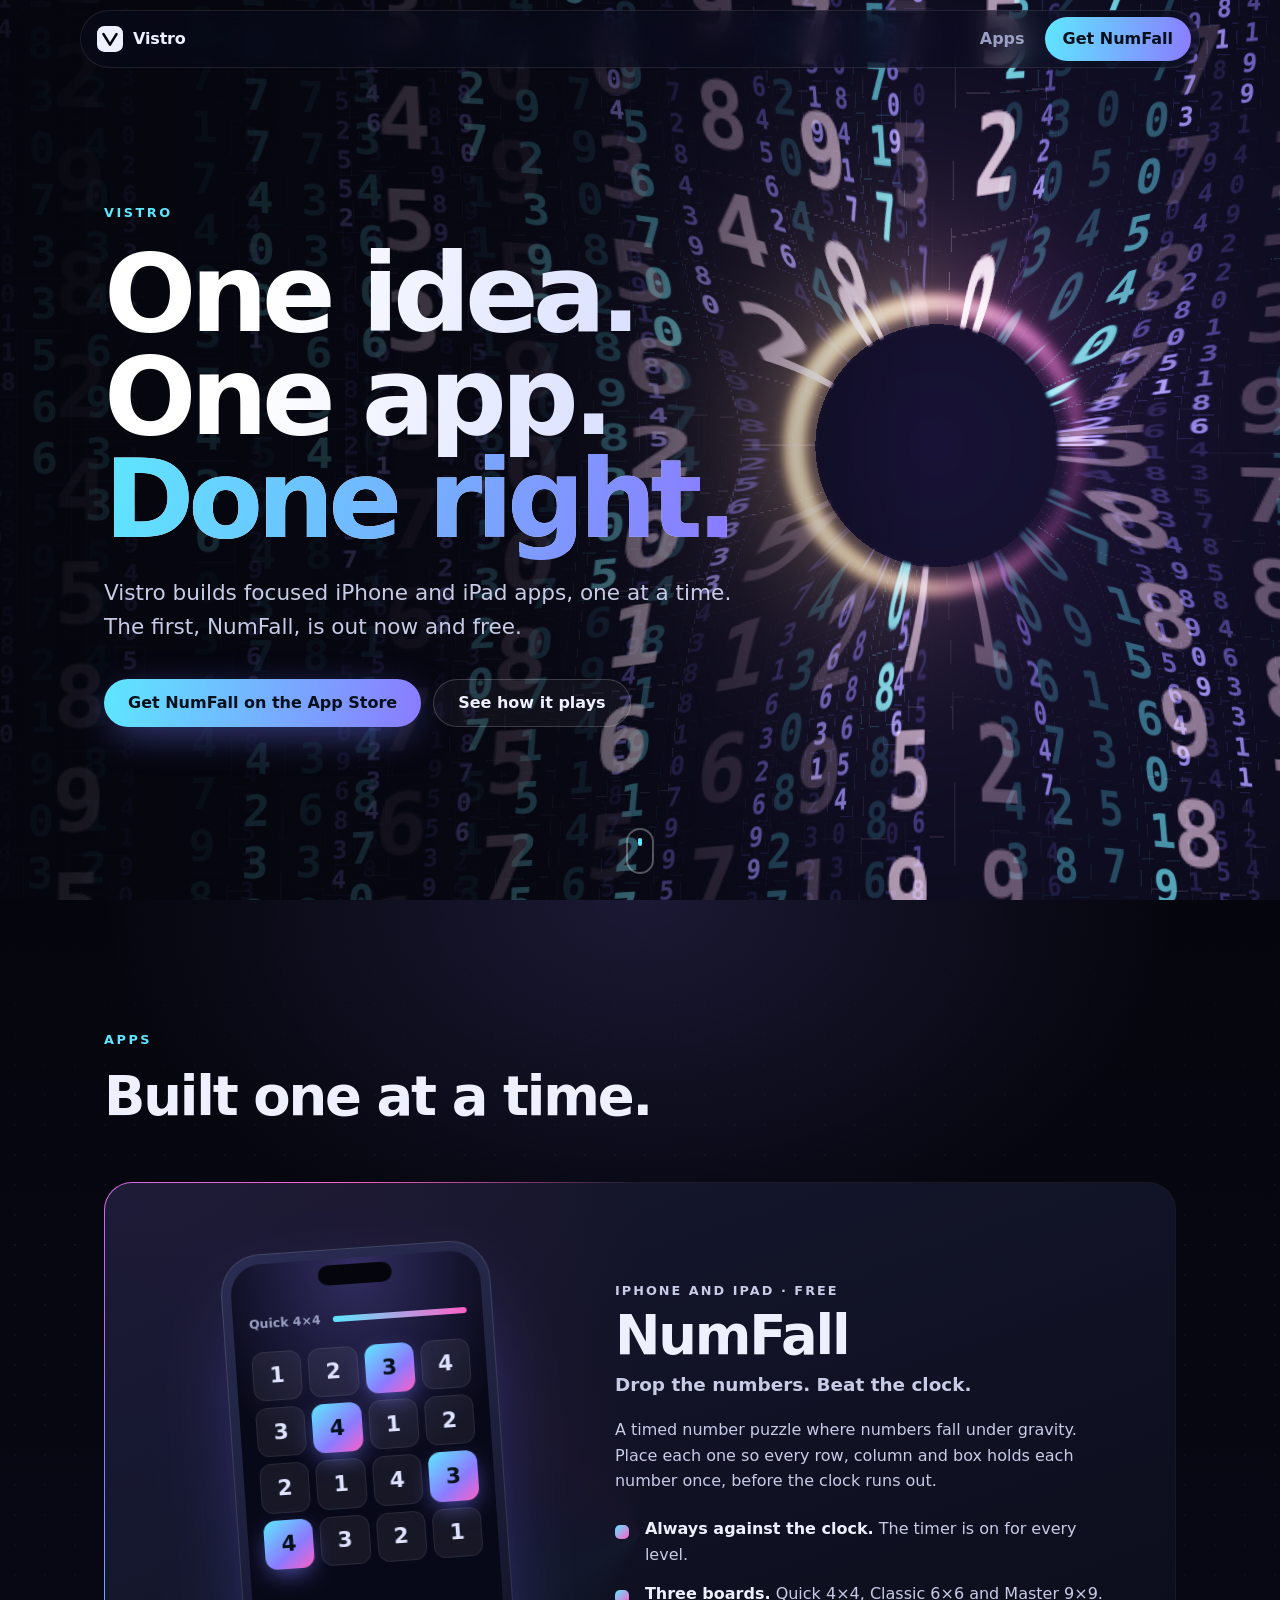
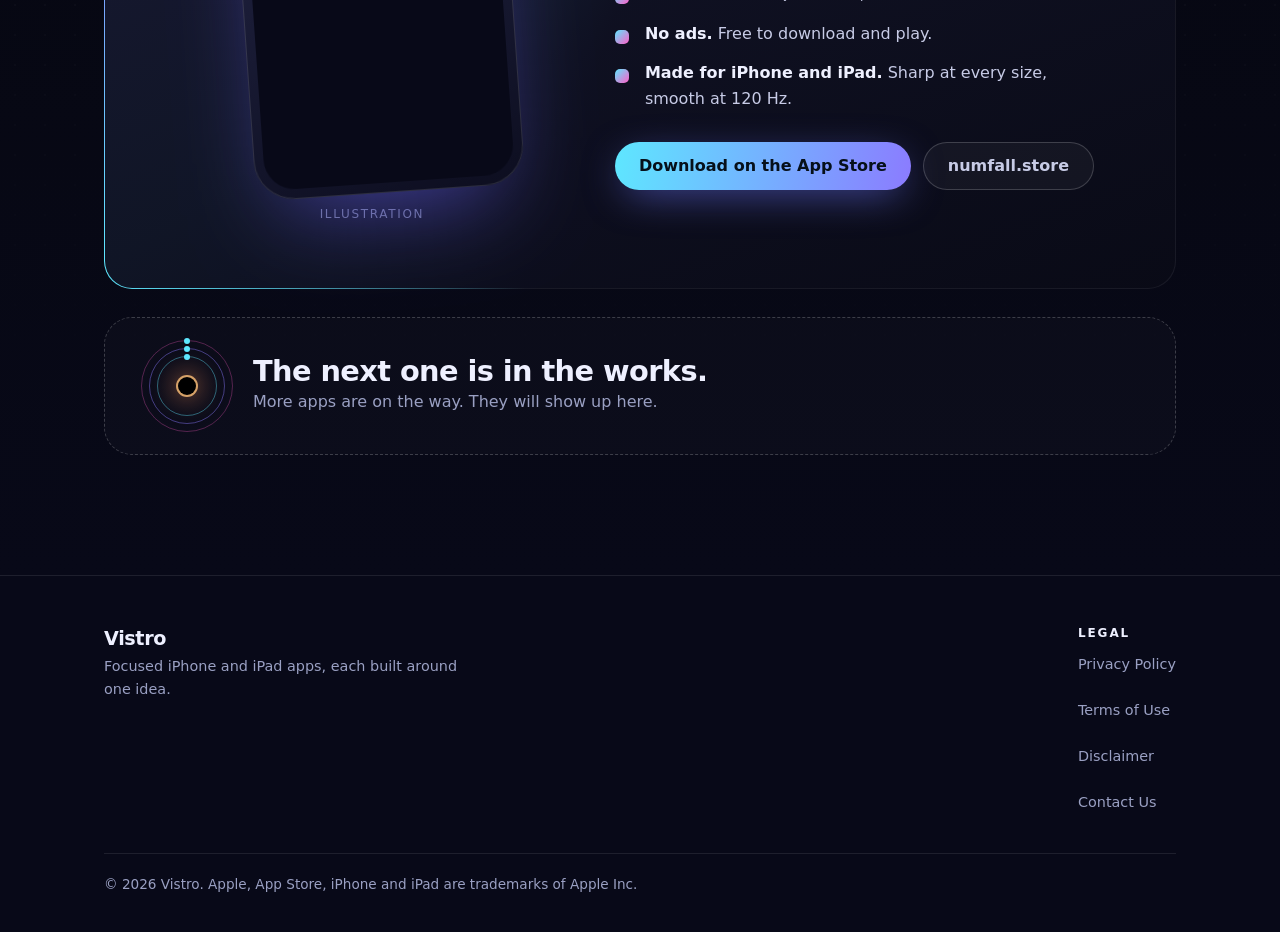
<file: index.html>
<!doctype html>
<html lang="en">
<head>
  <meta charset="utf-8">
  <meta name="viewport" content="width=device-width, initial-scale=1, viewport-fit=cover">
  <title>Vistro | Focused iPhone and iPad apps, done right</title>
  <meta name="description" content="Vistro builds focused iPhone and iPad apps, each around one idea. Start with NumFall, a free timed number puzzle with no ads.">
  <link rel="canonical" href="https://vistro.dev/">
  <meta name="color-scheme" content="dark">
  <meta name="theme-color" content="#05060d">
  <meta property="og:type" content="website">
  <meta property="og:site_name" content="Vistro">
  <meta property="og:title" content="Vistro | One idea. One app. Done right.">
  <meta property="og:description" content="Focused iPhone and iPad apps, each built around one idea. Start with NumFall, a free timed number puzzle.">
  <meta property="og:url" content="https://vistro.dev/">
  <meta property="og:image" content="https://vistro.dev/og.png">
  <meta property="og:image:width" content="1200">
  <meta property="og:image:height" content="630">
  <meta property="og:image:alt" content="Vistro: One idea. One app. Done right.">
  <meta property="og:locale" content="en_US">
  <meta name="twitter:card" content="summary_large_image">
  <meta name="twitter:title" content="Vistro | One idea. One app. Done right.">
  <meta name="twitter:description" content="Focused iPhone and iPad apps. Start with NumFall, a free timed number puzzle.">
  <meta name="twitter:image" content="https://vistro.dev/og.png">
  <meta name="robots" content="index, follow, max-image-preview:large, max-snippet:-1">
  <meta name="apple-itunes-app" content="app-id=6820579220">
  <link rel="alternate" type="text/plain" href="/llms.txt" title="llms.txt">
  <link rel="manifest" href="/site.webmanifest">
  <link rel="apple-touch-icon" href="/apple-touch-icon.png">
  <link rel="icon" href="/favicon.ico" sizes="48x48">
  <link rel="icon" href="/favicon-32.png" type="image/png" sizes="32x32">
  <link rel="icon" href="/favicon.svg" type="image/svg+xml">
  <link rel="stylesheet" href="/styles.css">
  <script type="application/ld+json">
  {
    "@context": "https://schema.org",
    "@graph": [
      {
        "@type": "Organization",
        "@id": "https://vistro.dev/#org",
        "name": "Vistro",
        "url": "https://vistro.dev/",
        "logo": "https://vistro.dev/icon-512.png",
        "slogan": "One idea. One app. Done right."
      },
      {
        "@type": "WebSite",
        "@id": "https://vistro.dev/#site",
        "name": "Vistro",
        "url": "https://vistro.dev/",
        "inLanguage": "en",
        "publisher": { "@id": "https://vistro.dev/#org" }
      },
      {
        "@type": "WebPage",
        "@id": "https://vistro.dev/#page",
        "url": "https://vistro.dev/",
        "name": "Vistro | Focused iPhone and iPad apps, done right",
        "isPartOf": { "@id": "https://vistro.dev/#site" },
        "about": { "@id": "https://vistro.dev/#org" },
        "primaryImageOfPage": "https://vistro.dev/og.png"
      },
      {
        "@type": "MobileApplication",
        "@id": "https://vistro.dev/#numfall",
        "name": "NumFall",
        "applicationCategory": "GameApplication",
        "operatingSystem": "iOS, iPadOS",
        "description": "A timed number puzzle for iPhone and iPad. Place falling numbers so every row, column and box holds each number once, before the clock runs out.",
        "url": "https://numfall.store",
        "downloadUrl": "https://apps.apple.com/app/apple-store/id6820579220",
        "image": "https://vistro.dev/og.png",
        "publisher": { "@id": "https://vistro.dev/#org" },
        "offers": { "@type": "Offer", "price": "0", "priceCurrency": "USD" }
      }
    ]
  }
  </script>
</head>
<body>
  <a class="skip" href="#apps">Skip to apps</a>

  <canvas id="gl" aria-hidden="true"></canvas>

  <header class="nav" role="banner">
    <a class="brand" href="/" aria-label="Vistro home">
      <svg viewBox="0 0 32 32" width="26" height="26" aria-hidden="true" focusable="false">
        <rect width="32" height="32" rx="9" fill="currentColor"/>
        <path d="M8 10l8 13 8-13" fill="none" stroke-width="3.2" stroke-linecap="round" stroke-linejoin="round"/>
      </svg>
      <span>Vistro</span>
    </a>
    <nav aria-label="Primary">
      <a class="navlink" href="#apps">Apps</a>
      <a class="pill" href="https://apps.apple.com/app/apple-store/id6820579220?pt=129582636&amp;mt=8&amp;ct=vistro" rel="noopener">Get NumFall</a>
    </nav>
  </header>

  <main>
    <section id="hero" class="hero">
      <div class="wrap">
        <p class="eyebrow">Vistro</p>
        <h1>One idea.<br>One app.<br><span class="grad">Done right.</span></h1>
        <p class="lead">Vistro builds focused iPhone and iPad apps, one at a time. The first, NumFall, is out now and free.</p>
        <p class="cta">
          <a class="btn" href="https://apps.apple.com/app/apple-store/id6820579220?pt=129582636&amp;mt=8&amp;ct=vistro" rel="noopener">Get NumFall on the App Store</a>
          <a class="ghost" href="#apps">See how it plays</a>
        </p>
      </div>
      <a class="cue" href="#apps" aria-label="Scroll to apps"><span></span></a>
    </section>

    <section id="apps" class="apps">
      <div class="wrap">
        <p class="eyebrow">Apps</p>
        <h2>Built one at a time.</h2>

        <!--
          To add an app: copy the <article class="feature"> block below,
          change the text and links, and push. No build step, no database.
        -->
        <article class="feature" id="numfall">
          <div class="feature-in">
            <div class="stage">
              <div class="phone" role="img" aria-label="Illustration of the NumFall board: numbers drop into the grid while a timer runs down.">
                <div class="notch"></div>
                <div class="screen">
                  <div class="hud"><span>Quick 4&times;4</span><span class="time"><i></i></span></div>
                  <div class="board">
                    <span class="c">1</span><span class="c">2</span><span class="c slot s1"><span class="tile">3</span></span><span class="c">4</span>
                    <span class="c">3</span><span class="c slot s2"><span class="tile">4</span></span><span class="c">1</span><span class="c">2</span>
                    <span class="c">2</span><span class="c">1</span><span class="c">4</span><span class="c slot s3"><span class="tile">3</span></span>
                    <span class="c slot s4"><span class="tile">4</span></span><span class="c">3</span><span class="c">2</span><span class="c">1</span>
                  </div>
                </div>
              </div>
              <p class="note">Illustration</p>
            </div>

            <div class="copy">
              <p class="kind">iPhone and iPad &middot; Free</p>
              <h3>NumFall</h3>
              <p class="tag">Drop the numbers. Beat the clock.</p>
              <p>A timed number puzzle where numbers fall under gravity. Place each one so every row, column and box holds each number once, before the clock runs out.</p>
              <ul class="feats">
                <li><b>Always against the clock.</b> The timer is on for every level.</li>
                <li><b>Three boards.</b> Quick 4&times;4, Classic 6&times;6 and Master 9&times;9.</li>
                <li><b>No ads.</b> Free to download and play.</li>
                <li><b>Made for iPhone and iPad.</b> Sharp at every size, smooth at 120 Hz.</li>
              </ul>
              <p class="links">
                <a class="btn" href="https://apps.apple.com/app/apple-store/id6820579220?pt=129582636&amp;mt=8&amp;ct=vistro" rel="noopener">Download on the App Store</a>
                <a class="ghost" href="https://numfall.store" rel="noopener">numfall.store</a>
              </p>
            </div>
          </div>
        </article>

        <article class="soon" aria-label="Next app">
          <div class="orbit" aria-hidden="true"><i></i><i></i><i></i></div>
          <div>
            <h3>The next one is in the works.</h3>
            <p>More apps are on the way. They will show up here.</p>
          </div>
        </article>
      </div>
    </section>
  </main>

  <footer class="foot">
    <div class="wrap foot-grid">
      <div>
        <p class="foot-brand">Vistro</p>
        <p class="foot-note">Focused iPhone and iPad apps, each built around one idea.</p>
      </div>
      <nav aria-label="Legal">
        <p class="foot-h">Legal</p>
        <ul>
          <li><a href="/privacy">Privacy Policy</a></li>
          <li><a href="/terms">Terms of Use</a></li>
          <li><a href="/disclaimer">Disclaimer</a></li>
          <li><a href="/contact">Contact Us</a></li>
        </ul>
      </nav>
    </div>
    <div class="wrap"><p class="copy-line">&copy; 2026 Vistro. Apple, App Store, iPhone and iPad are trademarks of Apple Inc.</p></div>
  </footer>

  <script src="/gravity.js" defer></script>
  <script src="/main.js" defer></script>
</body>
</html>
</file>
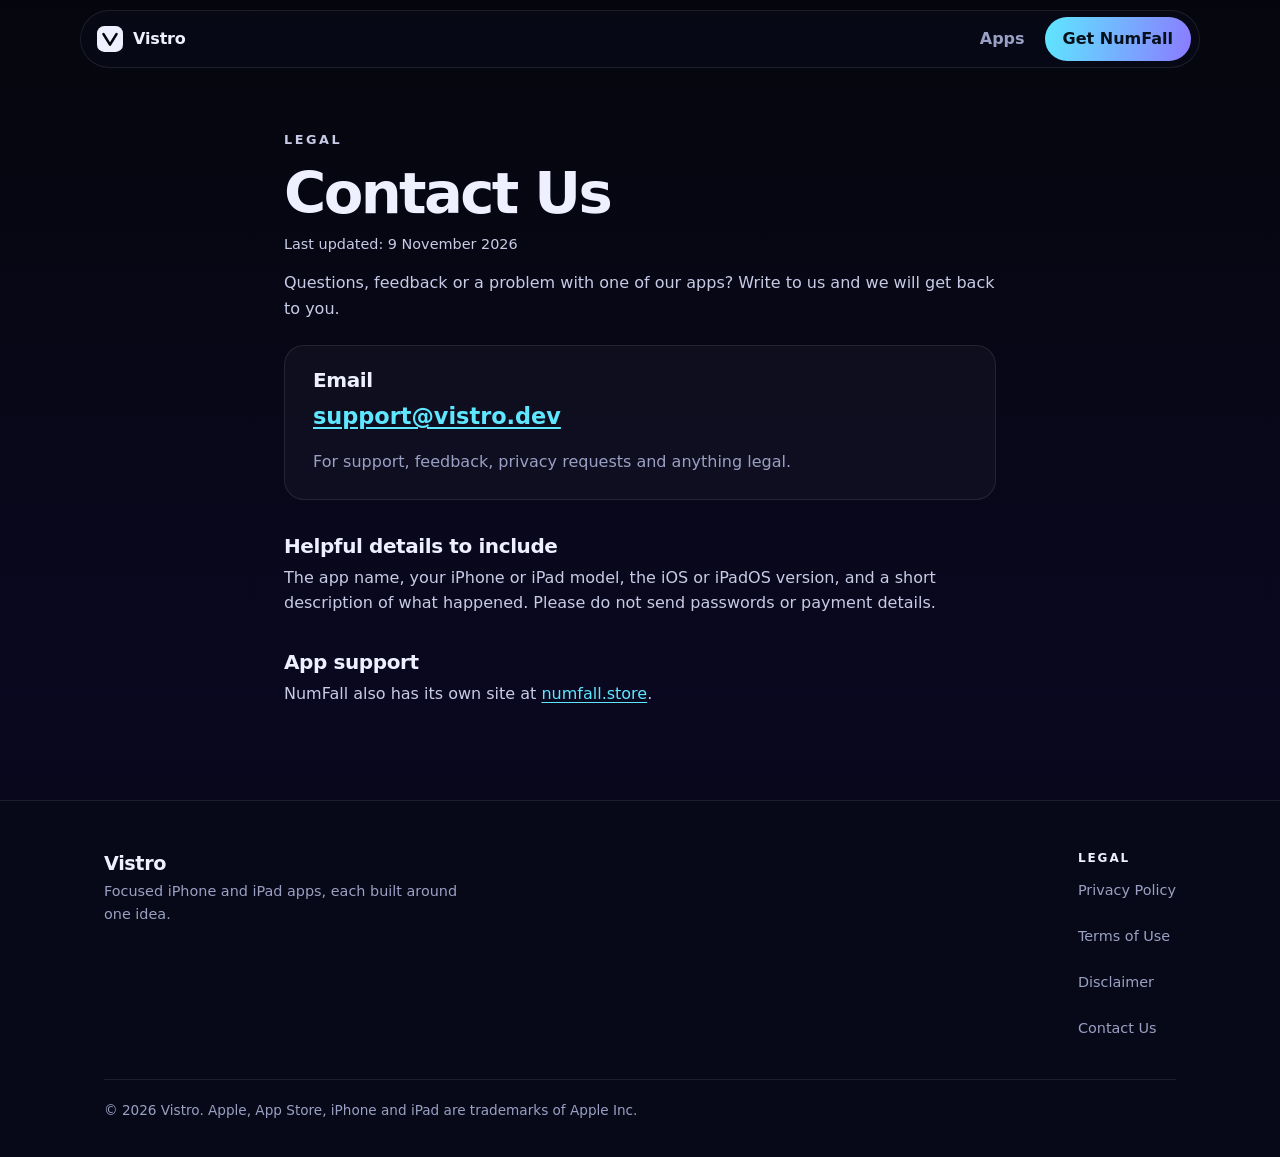
<file: contact.html>
<!doctype html>
<html lang="en">
<head>
  <meta charset="utf-8">
  <meta name="viewport" content="width=device-width, initial-scale=1, viewport-fit=cover">
  <title>Contact Us | Vistro</title>
  <meta name="description" content="Contact Vistro for support, feedback, privacy requests and legal questions.">
  <link rel="canonical" href="https://vistro.dev/contact">
  <meta name="color-scheme" content="dark">
  <meta name="theme-color" content="#05060d">
  <meta name="robots" content="index, follow">
  <meta property="og:type" content="website">
  <meta property="og:site_name" content="Vistro">
  <meta property="og:title" content="Contact Us | Vistro">
  <meta property="og:description" content="Contact Vistro for support, feedback, privacy requests and legal questions.">
  <meta property="og:url" content="https://vistro.dev/contact">
  <meta property="og:image" content="https://vistro.dev/og.png">
  <meta name="twitter:card" content="summary_large_image">
  <link rel="icon" href="/favicon.ico" sizes="48x48">
  <link rel="icon" href="/favicon.svg" type="image/svg+xml">
  <link rel="apple-touch-icon" href="/apple-touch-icon.png">
  <link rel="manifest" href="/site.webmanifest">
  <link rel="stylesheet" href="/styles.css">
</head>
<body class="subpage">
  <a class="skip" href="#main">Skip to content</a>
  <header class="nav" role="banner">
    <a class="brand" href="/" aria-label="Vistro home">
      <svg viewBox="0 0 32 32" width="26" height="26" aria-hidden="true" focusable="false">
        <rect width="32" height="32" rx="9" fill="currentColor"/>
        <path d="M8 10l8 13 8-13" fill="none" stroke-width="3.2" stroke-linecap="round" stroke-linejoin="round"/>
      </svg>
      <span>Vistro</span>
    </a>
    <nav aria-label="Primary">
      <a class="navlink" href="/#apps">Apps</a>
      <a class="pill" href="https://apps.apple.com/app/apple-store/id6820579220?pt=129582636&amp;mt=8&amp;ct=vistro" rel="noopener">Get NumFall</a>
    </nav>
  </header>

  <main id="main" class="legal">
    <div class="wrap narrow">
      <p class="eyebrow">Legal</p>
      <h1 class="plain">Contact Us</h1>
      <p class="updated">Last updated: 9 November 2026</p>

      <p>Questions, feedback or a problem with one of our apps? Write to us and we will get back to you.</p>

      <div class="card">
        <h2>Email</h2>
        <p><a class="mail" href="mailto:support@vistro.dev">support@vistro.dev</a></p>
        <p class="muted">For support, feedback, privacy requests and anything legal.</p>
      </div>

      <h2>Helpful details to include</h2>
      <p>The app name, your iPhone or iPad model, the iOS or iPadOS version, and a short description of what happened. Please do not send passwords or payment details.</p>

      <h2>App support</h2>
      <p>NumFall also has its own site at <a href="https://numfall.store" rel="noopener">numfall.store</a>.</p>
    </div>
  </main>

  <footer class="foot">
    <div class="wrap foot-grid">
      <div>
        <p class="foot-brand">Vistro</p>
        <p class="foot-note">Focused iPhone and iPad apps, each built around one idea.</p>
      </div>
      <nav aria-label="Legal">
        <p class="foot-h">Legal</p>
        <ul>
          <li><a href="/privacy">Privacy Policy</a></li>
          <li><a href="/terms">Terms of Use</a></li>
          <li><a href="/disclaimer">Disclaimer</a></li>
          <li><a href="/contact">Contact Us</a></li>
        </ul>
      </nav>
    </div>
    <div class="wrap"><p class="copy-line">&copy; 2026 Vistro. Apple, App Store, iPhone and iPad are trademarks of Apple Inc.</p></div>
  </footer>
</body>
</html>
</file>
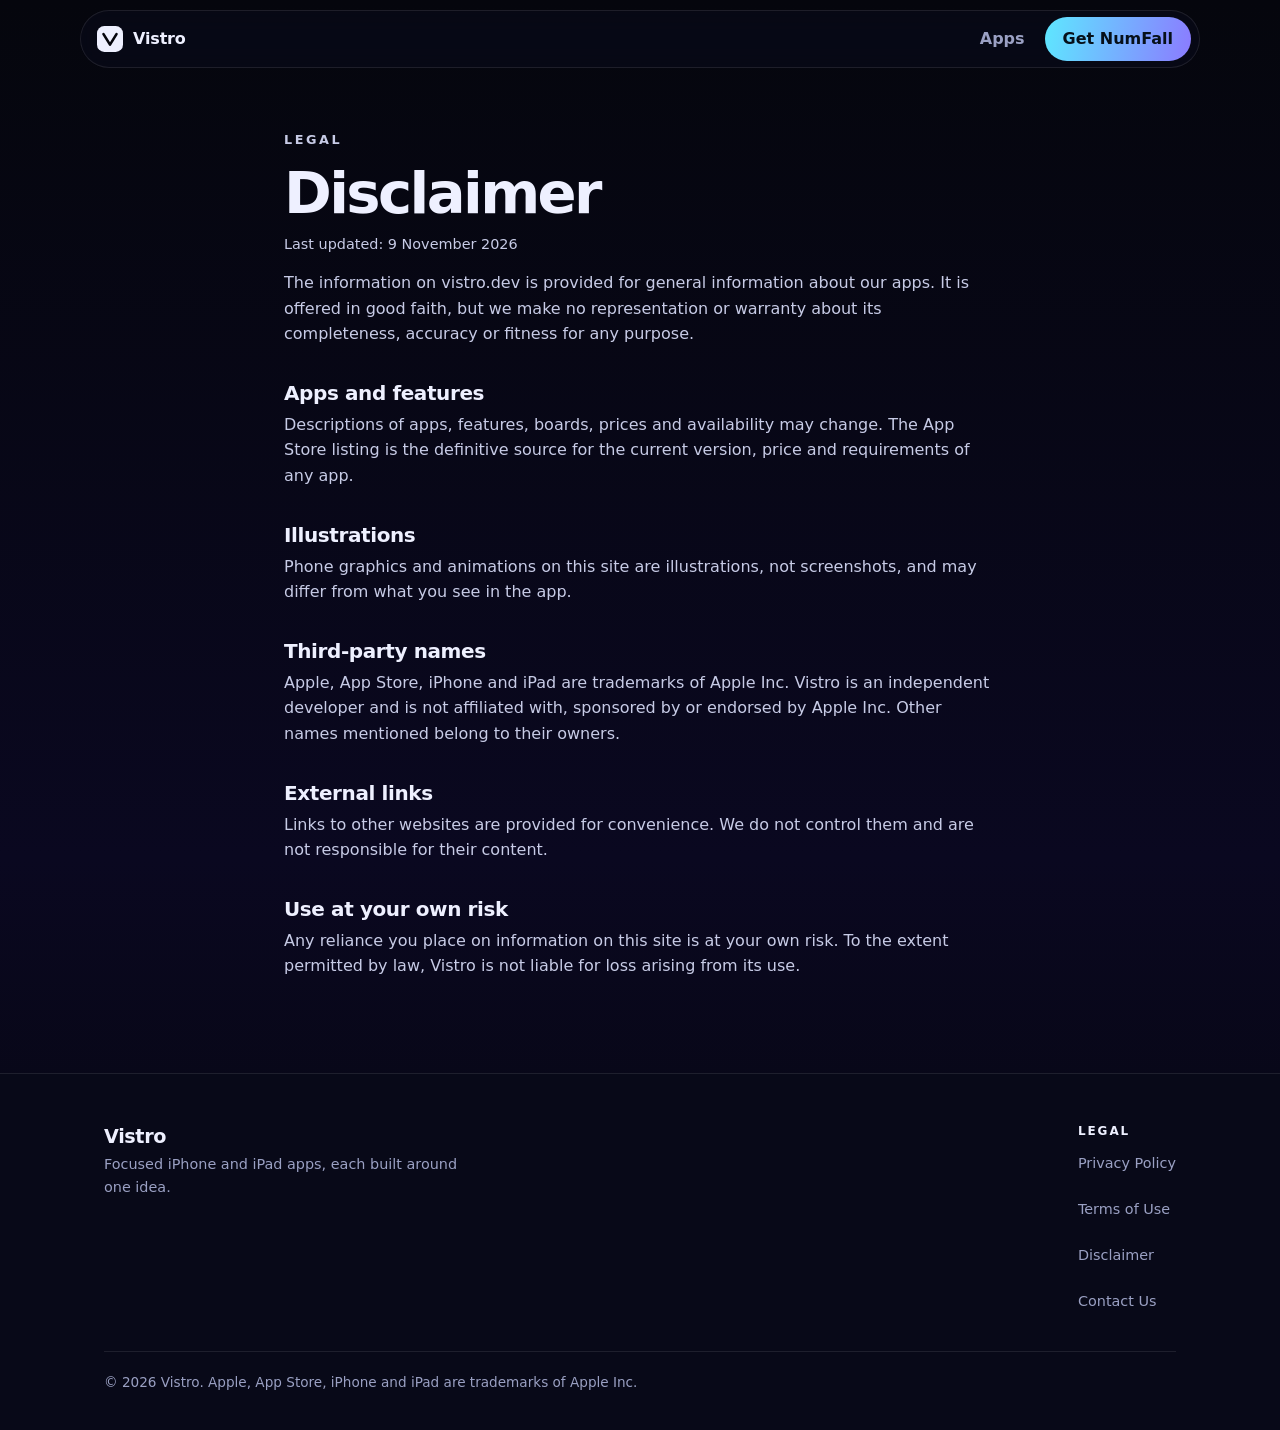
<file: disclaimer.html>
<!doctype html>
<html lang="en">
<head>
  <meta charset="utf-8">
  <meta name="viewport" content="width=device-width, initial-scale=1, viewport-fit=cover">
  <title>Disclaimer | Vistro</title>
  <meta name="description" content="General information disclaimer for vistro.dev and the apps it describes.">
  <link rel="canonical" href="https://vistro.dev/disclaimer">
  <meta name="color-scheme" content="dark">
  <meta name="theme-color" content="#05060d">
  <meta name="robots" content="index, follow">
  <meta property="og:type" content="website">
  <meta property="og:site_name" content="Vistro">
  <meta property="og:title" content="Disclaimer | Vistro">
  <meta property="og:description" content="General information disclaimer for vistro.dev and the apps it describes.">
  <meta property="og:url" content="https://vistro.dev/disclaimer">
  <meta property="og:image" content="https://vistro.dev/og.png">
  <meta name="twitter:card" content="summary_large_image">
  <link rel="icon" href="/favicon.ico" sizes="48x48">
  <link rel="icon" href="/favicon.svg" type="image/svg+xml">
  <link rel="apple-touch-icon" href="/apple-touch-icon.png">
  <link rel="manifest" href="/site.webmanifest">
  <link rel="stylesheet" href="/styles.css">
</head>
<body class="subpage">
  <a class="skip" href="#main">Skip to content</a>
  <header class="nav" role="banner">
    <a class="brand" href="/" aria-label="Vistro home">
      <svg viewBox="0 0 32 32" width="26" height="26" aria-hidden="true" focusable="false">
        <rect width="32" height="32" rx="9" fill="currentColor"/>
        <path d="M8 10l8 13 8-13" fill="none" stroke-width="3.2" stroke-linecap="round" stroke-linejoin="round"/>
      </svg>
      <span>Vistro</span>
    </a>
    <nav aria-label="Primary">
      <a class="navlink" href="/#apps">Apps</a>
      <a class="pill" href="https://apps.apple.com/app/apple-store/id6820579220?pt=129582636&amp;mt=8&amp;ct=vistro" rel="noopener">Get NumFall</a>
    </nav>
  </header>

  <main id="main" class="legal">
    <div class="wrap narrow">
      <p class="eyebrow">Legal</p>
      <h1 class="plain">Disclaimer</h1>
      <p class="updated">Last updated: 9 November 2026</p>

      <p>The information on vistro.dev is provided for general information about our apps. It is offered in good faith, but we make no representation or warranty about its completeness, accuracy or fitness for any purpose.</p>

      <h2>Apps and features</h2>
      <p>Descriptions of apps, features, boards, prices and availability may change. The App Store listing is the definitive source for the current version, price and requirements of any app.</p>

      <h2>Illustrations</h2>
      <p>Phone graphics and animations on this site are illustrations, not screenshots, and may differ from what you see in the app.</p>

      <h2>Third-party names</h2>
      <p>Apple, App Store, iPhone and iPad are trademarks of Apple Inc. Vistro is an independent developer and is not affiliated with, sponsored by or endorsed by Apple Inc. Other names mentioned belong to their owners.</p>

      <h2>External links</h2>
      <p>Links to other websites are provided for convenience. We do not control them and are not responsible for their content.</p>

      <h2>Use at your own risk</h2>
      <p>Any reliance you place on information on this site is at your own risk. To the extent permitted by law, Vistro is not liable for loss arising from its use.</p>
    </div>
  </main>

  <footer class="foot">
    <div class="wrap foot-grid">
      <div>
        <p class="foot-brand">Vistro</p>
        <p class="foot-note">Focused iPhone and iPad apps, each built around one idea.</p>
      </div>
      <nav aria-label="Legal">
        <p class="foot-h">Legal</p>
        <ul>
          <li><a href="/privacy">Privacy Policy</a></li>
          <li><a href="/terms">Terms of Use</a></li>
          <li><a href="/disclaimer">Disclaimer</a></li>
          <li><a href="/contact">Contact Us</a></li>
        </ul>
      </nav>
    </div>
    <div class="wrap"><p class="copy-line">&copy; 2026 Vistro. Apple, App Store, iPhone and iPad are trademarks of Apple Inc.</p></div>
  </footer>
</body>
</html>
</file>
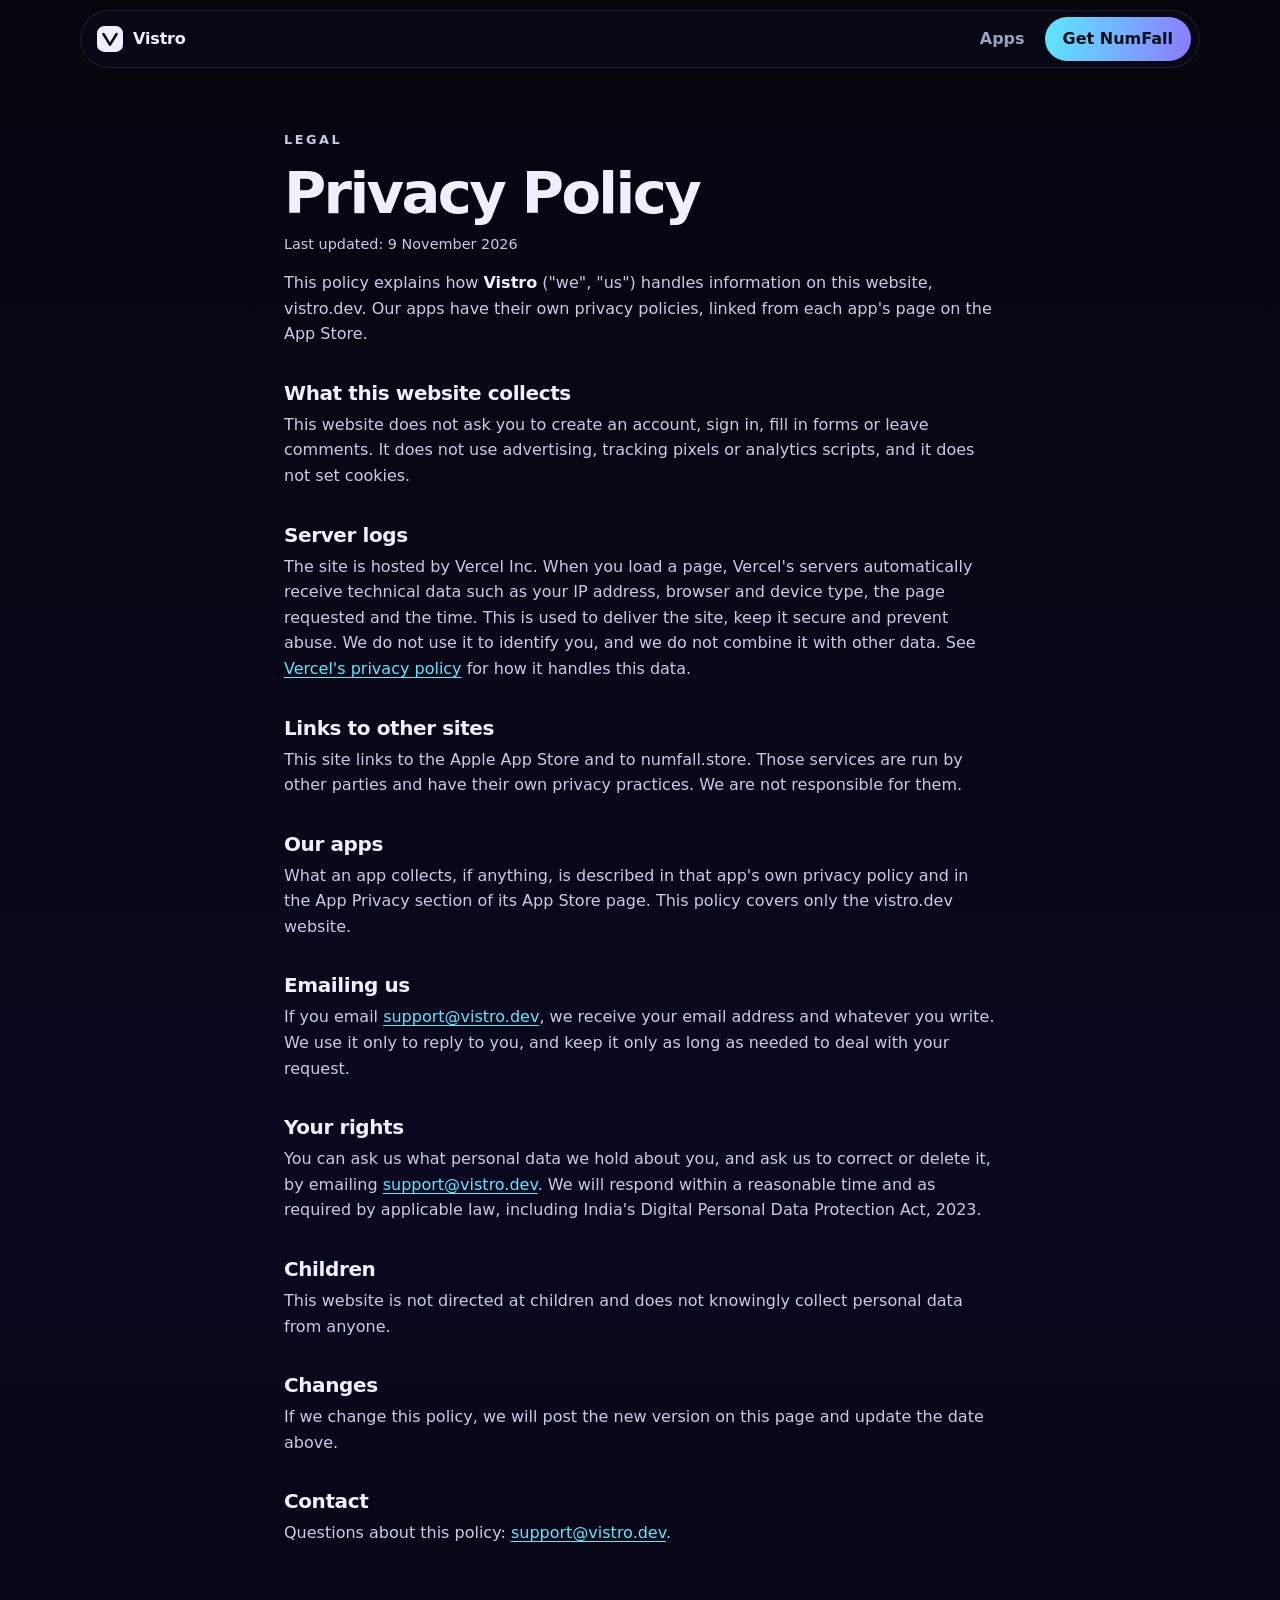
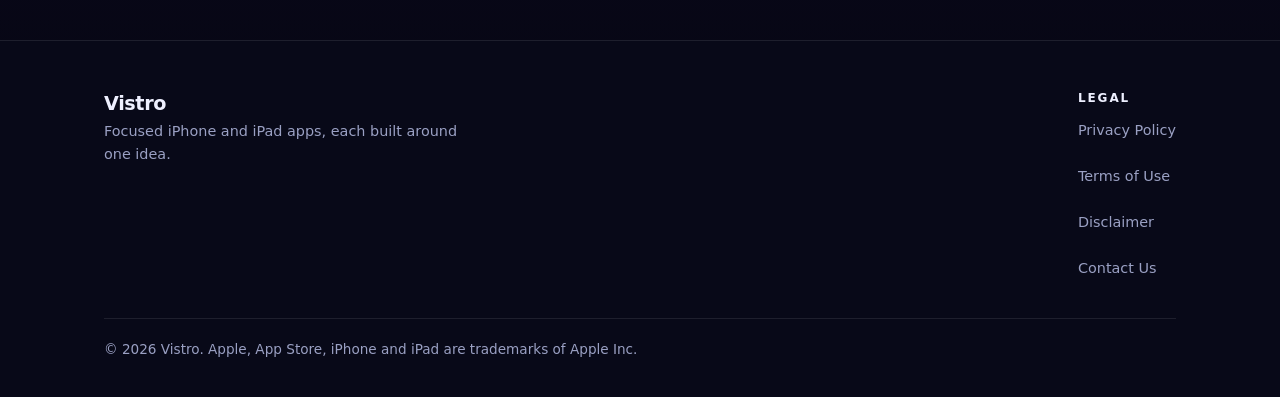
<file: privacy.html>
<!doctype html>
<html lang="en">
<head>
  <meta charset="utf-8">
  <meta name="viewport" content="width=device-width, initial-scale=1, viewport-fit=cover">
  <title>Privacy Policy | Vistro</title>
  <meta name="description" content="How vistro.dev handles information: no accounts, no tracking, no cookies. Standard hosting logs only.">
  <link rel="canonical" href="https://vistro.dev/privacy">
  <meta name="color-scheme" content="dark">
  <meta name="theme-color" content="#05060d">
  <meta name="robots" content="index, follow">
  <meta property="og:type" content="website">
  <meta property="og:site_name" content="Vistro">
  <meta property="og:title" content="Privacy Policy | Vistro">
  <meta property="og:description" content="How vistro.dev handles information: no accounts, no tracking, no cookies. Standard hosting logs only.">
  <meta property="og:url" content="https://vistro.dev/privacy">
  <meta property="og:image" content="https://vistro.dev/og.png">
  <meta name="twitter:card" content="summary_large_image">
  <link rel="icon" href="/favicon.ico" sizes="48x48">
  <link rel="icon" href="/favicon.svg" type="image/svg+xml">
  <link rel="apple-touch-icon" href="/apple-touch-icon.png">
  <link rel="manifest" href="/site.webmanifest">
  <link rel="stylesheet" href="/styles.css">
</head>
<body class="subpage">
  <a class="skip" href="#main">Skip to content</a>
  <header class="nav" role="banner">
    <a class="brand" href="/" aria-label="Vistro home">
      <svg viewBox="0 0 32 32" width="26" height="26" aria-hidden="true" focusable="false">
        <rect width="32" height="32" rx="9" fill="currentColor"/>
        <path d="M8 10l8 13 8-13" fill="none" stroke-width="3.2" stroke-linecap="round" stroke-linejoin="round"/>
      </svg>
      <span>Vistro</span>
    </a>
    <nav aria-label="Primary">
      <a class="navlink" href="/#apps">Apps</a>
      <a class="pill" href="https://apps.apple.com/app/apple-store/id6820579220?pt=129582636&amp;mt=8&amp;ct=vistro" rel="noopener">Get NumFall</a>
    </nav>
  </header>

  <main id="main" class="legal">
    <div class="wrap narrow">
      <p class="eyebrow">Legal</p>
      <h1 class="plain">Privacy Policy</h1>
      <p class="updated">Last updated: 9 November 2026</p>

      <p>This policy explains how <strong>Vistro</strong> ("we", "us") handles information on this website, vistro.dev. Our apps have their own privacy policies, linked from each app's page on the App Store.</p>

      <h2>What this website collects</h2>
      <p>This website does not ask you to create an account, sign in, fill in forms or leave comments. It does not use advertising, tracking pixels or analytics scripts, and it does not set cookies.</p>

      <h2>Server logs</h2>
      <p>The site is hosted by Vercel Inc. When you load a page, Vercel's servers automatically receive technical data such as your IP address, browser and device type, the page requested and the time. This is used to deliver the site, keep it secure and prevent abuse. We do not use it to identify you, and we do not combine it with other data. See <a href="https://vercel.com/legal/privacy-policy" rel="noopener">Vercel's privacy policy</a> for how it handles this data.</p>

      <h2>Links to other sites</h2>
      <p>This site links to the Apple App Store and to numfall.store. Those services are run by other parties and have their own privacy practices. We are not responsible for them.</p>

      <h2>Our apps</h2>
      <p>What an app collects, if anything, is described in that app's own privacy policy and in the App Privacy section of its App Store page. This policy covers only the vistro.dev website.</p>

      <h2>Emailing us</h2>
      <p>If you email <a href="mailto:support@vistro.dev">support@vistro.dev</a>, we receive your email address and whatever you write. We use it only to reply to you, and keep it only as long as needed to deal with your request.</p>

      <h2>Your rights</h2>
      <p>You can ask us what personal data we hold about you, and ask us to correct or delete it, by emailing <a href="mailto:support@vistro.dev">support@vistro.dev</a>. We will respond within a reasonable time and as required by applicable law, including India's Digital Personal Data Protection Act, 2023.</p>

      <h2>Children</h2>
      <p>This website is not directed at children and does not knowingly collect personal data from anyone.</p>

      <h2>Changes</h2>
      <p>If we change this policy, we will post the new version on this page and update the date above.</p>

      <h2>Contact</h2>
      <p>Questions about this policy: <a href="mailto:support@vistro.dev">support@vistro.dev</a>.</p>
    </div>
  </main>

  <footer class="foot">
    <div class="wrap foot-grid">
      <div>
        <p class="foot-brand">Vistro</p>
        <p class="foot-note">Focused iPhone and iPad apps, each built around one idea.</p>
      </div>
      <nav aria-label="Legal">
        <p class="foot-h">Legal</p>
        <ul>
          <li><a href="/privacy">Privacy Policy</a></li>
          <li><a href="/terms">Terms of Use</a></li>
          <li><a href="/disclaimer">Disclaimer</a></li>
          <li><a href="/contact">Contact Us</a></li>
        </ul>
      </nav>
    </div>
    <div class="wrap"><p class="copy-line">&copy; 2026 Vistro. Apple, App Store, iPhone and iPad are trademarks of Apple Inc.</p></div>
  </footer>
</body>
</html>
</file>
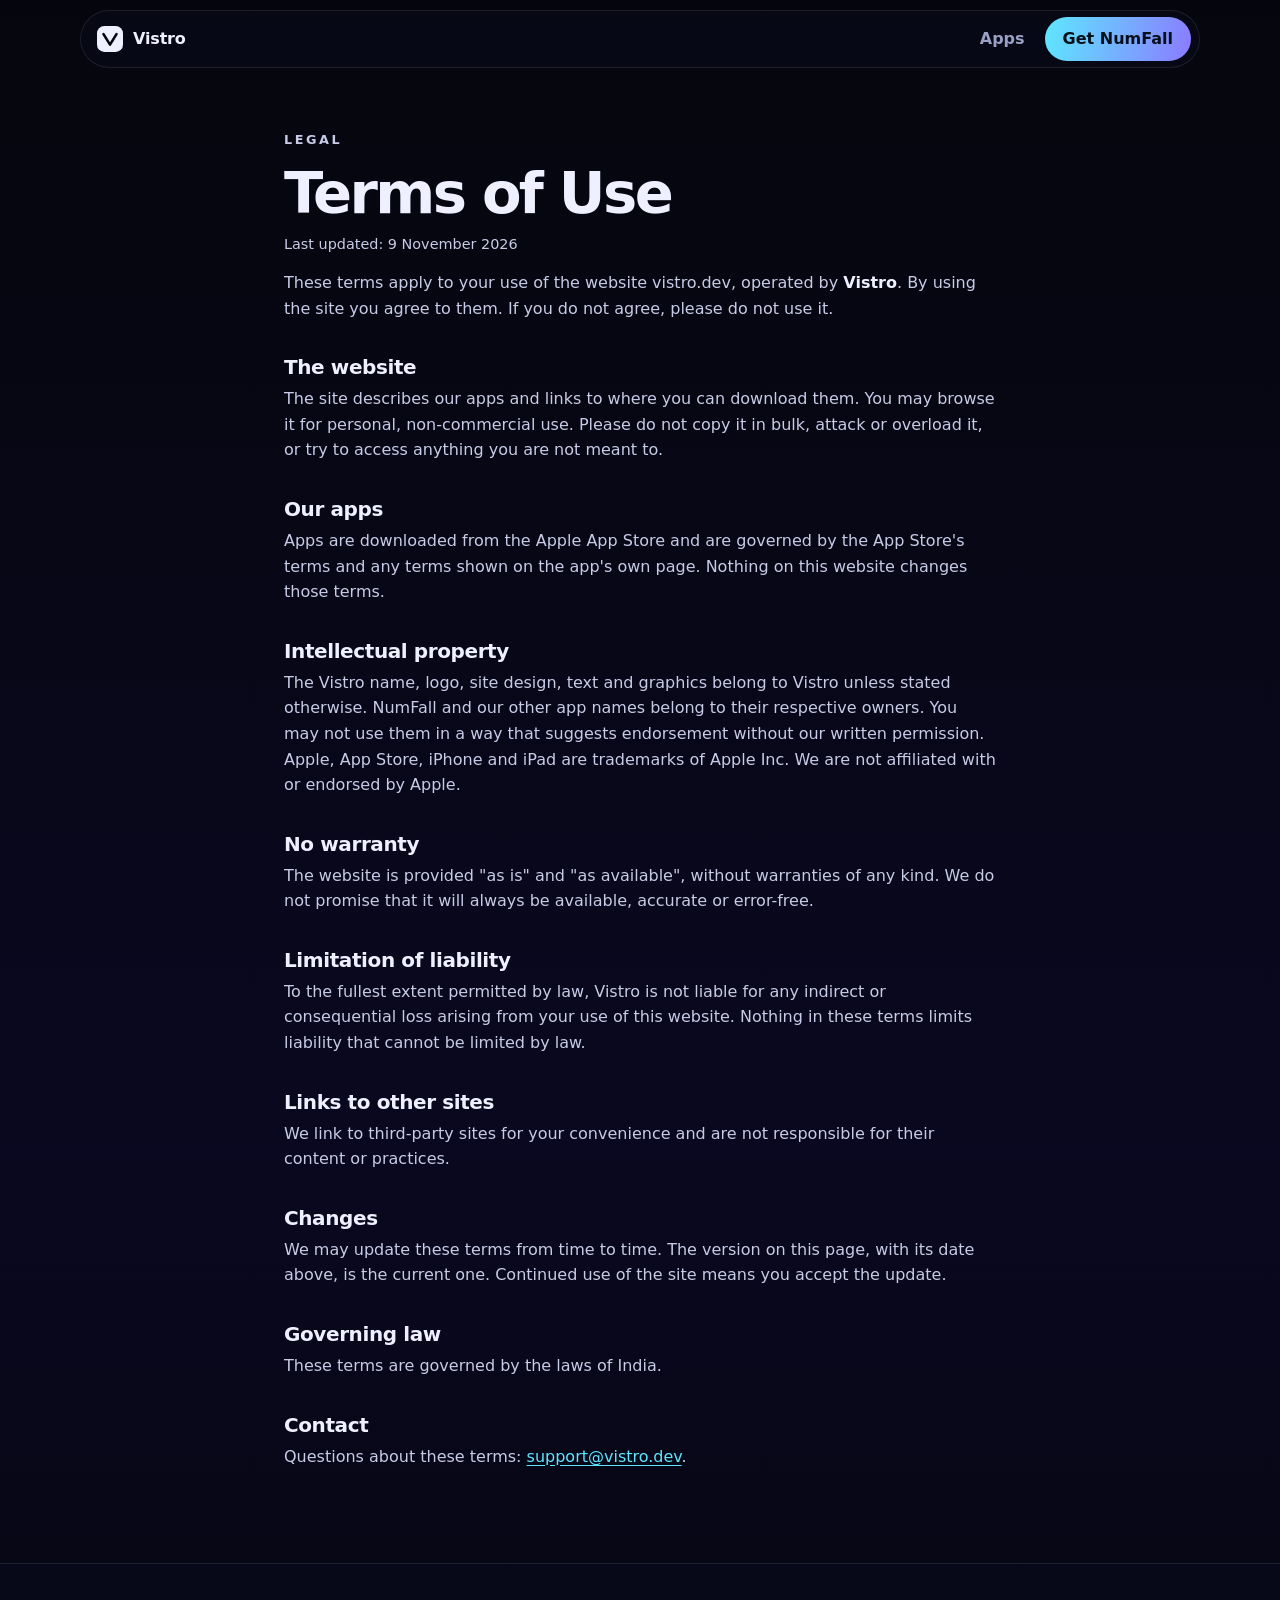
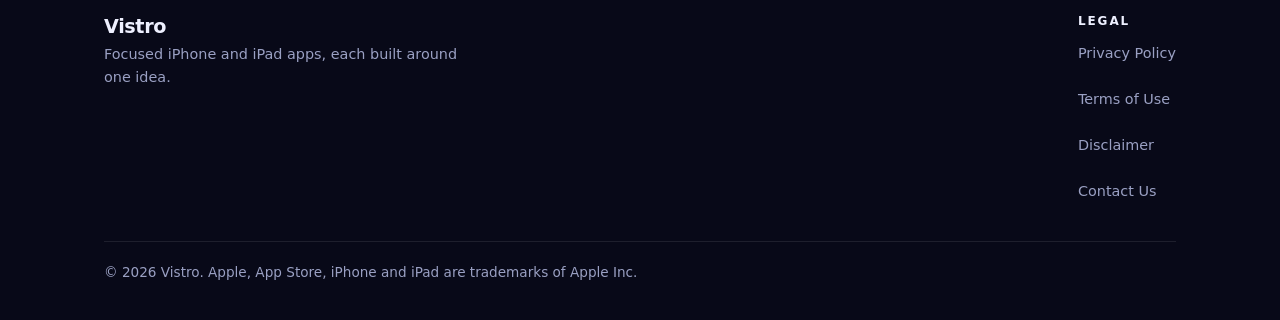
<file: terms.html>
<!doctype html>
<html lang="en">
<head>
  <meta charset="utf-8">
  <meta name="viewport" content="width=device-width, initial-scale=1, viewport-fit=cover">
  <title>Terms of Use | Vistro</title>
  <meta name="description" content="Terms for using the vistro.dev website, operated by Vistro.">
  <link rel="canonical" href="https://vistro.dev/terms">
  <meta name="color-scheme" content="dark">
  <meta name="theme-color" content="#05060d">
  <meta name="robots" content="index, follow">
  <meta property="og:type" content="website">
  <meta property="og:site_name" content="Vistro">
  <meta property="og:title" content="Terms of Use | Vistro">
  <meta property="og:description" content="Terms for using the vistro.dev website, operated by Vistro.">
  <meta property="og:url" content="https://vistro.dev/terms">
  <meta property="og:image" content="https://vistro.dev/og.png">
  <meta name="twitter:card" content="summary_large_image">
  <link rel="icon" href="/favicon.ico" sizes="48x48">
  <link rel="icon" href="/favicon.svg" type="image/svg+xml">
  <link rel="apple-touch-icon" href="/apple-touch-icon.png">
  <link rel="manifest" href="/site.webmanifest">
  <link rel="stylesheet" href="/styles.css">
</head>
<body class="subpage">
  <a class="skip" href="#main">Skip to content</a>
  <header class="nav" role="banner">
    <a class="brand" href="/" aria-label="Vistro home">
      <svg viewBox="0 0 32 32" width="26" height="26" aria-hidden="true" focusable="false">
        <rect width="32" height="32" rx="9" fill="currentColor"/>
        <path d="M8 10l8 13 8-13" fill="none" stroke-width="3.2" stroke-linecap="round" stroke-linejoin="round"/>
      </svg>
      <span>Vistro</span>
    </a>
    <nav aria-label="Primary">
      <a class="navlink" href="/#apps">Apps</a>
      <a class="pill" href="https://apps.apple.com/app/apple-store/id6820579220?pt=129582636&amp;mt=8&amp;ct=vistro" rel="noopener">Get NumFall</a>
    </nav>
  </header>

  <main id="main" class="legal">
    <div class="wrap narrow">
      <p class="eyebrow">Legal</p>
      <h1 class="plain">Terms of Use</h1>
      <p class="updated">Last updated: 9 November 2026</p>

      <p>These terms apply to your use of the website vistro.dev, operated by <strong>Vistro</strong>. By using the site you agree to them. If you do not agree, please do not use it.</p>

      <h2>The website</h2>
      <p>The site describes our apps and links to where you can download them. You may browse it for personal, non-commercial use. Please do not copy it in bulk, attack or overload it, or try to access anything you are not meant to.</p>

      <h2>Our apps</h2>
      <p>Apps are downloaded from the Apple App Store and are governed by the App Store's terms and any terms shown on the app's own page. Nothing on this website changes those terms.</p>

      <h2>Intellectual property</h2>
      <p>The Vistro name, logo, site design, text and graphics belong to Vistro unless stated otherwise. NumFall and our other app names belong to their respective owners. You may not use them in a way that suggests endorsement without our written permission. Apple, App Store, iPhone and iPad are trademarks of Apple Inc. We are not affiliated with or endorsed by Apple.</p>

      <h2>No warranty</h2>
      <p>The website is provided "as is" and "as available", without warranties of any kind. We do not promise that it will always be available, accurate or error-free.</p>

      <h2>Limitation of liability</h2>
      <p>To the fullest extent permitted by law, Vistro is not liable for any indirect or consequential loss arising from your use of this website. Nothing in these terms limits liability that cannot be limited by law.</p>

      <h2>Links to other sites</h2>
      <p>We link to third-party sites for your convenience and are not responsible for their content or practices.</p>

      <h2>Changes</h2>
      <p>We may update these terms from time to time. The version on this page, with its date above, is the current one. Continued use of the site means you accept the update.</p>

      <h2>Governing law</h2>
      <p>These terms are governed by the laws of India.</p>

      <h2>Contact</h2>
      <p>Questions about these terms: <a href="mailto:support@vistro.dev">support@vistro.dev</a>.</p>
    </div>
  </main>

  <footer class="foot">
    <div class="wrap foot-grid">
      <div>
        <p class="foot-brand">Vistro</p>
        <p class="foot-note">Focused iPhone and iPad apps, each built around one idea.</p>
      </div>
      <nav aria-label="Legal">
        <p class="foot-h">Legal</p>
        <ul>
          <li><a href="/privacy">Privacy Policy</a></li>
          <li><a href="/terms">Terms of Use</a></li>
          <li><a href="/disclaimer">Disclaimer</a></li>
          <li><a href="/contact">Contact Us</a></li>
        </ul>
      </nav>
    </div>
    <div class="wrap"><p class="copy-line">&copy; 2026 Vistro. Apple, App Store, iPhone and iPad are trademarks of Apple Inc.</p></div>
  </footer>
</body>
</html>
</file>
<file: styles.css>
:root {
  --bg: #05060d;
  --bg2: #080918;
  --fg: #eef0ff;
  --muted: #9aa0c3;
  --line: rgba(255, 255, 255, 0.09);
  --cyan: #5ee7ff;
  --violet: #8b7bff;
  --magenta: #ff5fc8;
  --amber: #ffc27a;
  --radius: 28px;
  color-scheme: dark;
}

@property --a {
  syntax: "<angle>";
  inherits: false;
  initial-value: 0deg;
}

* { box-sizing: border-box; }
html { -webkit-text-size-adjust: 100%; scroll-behavior: smooth; }

body {
  margin: 0;
  background: var(--bg);
  color: var(--fg);
  font: 16px/1.6 ui-sans-serif, system-ui, -apple-system, "Segoe UI", Roboto, "Helvetica Neue", Arial, sans-serif;
  -webkit-font-smoothing: antialiased;
  overflow-x: hidden;
}

a { color: inherit; }
a:focus-visible { outline: 3px solid var(--cyan); outline-offset: 3px; border-radius: 10px; }

.wrap { width: 100%; max-width: 1120px; margin: 0 auto; padding: 0 24px; }

.skip {
  position: fixed; left: 16px; top: -64px; z-index: 50;
  background: var(--cyan); color: #04101a; padding: 10px 14px; border-radius: 10px; font-weight: 600;
}
.skip:focus { top: 12px; }

/* GPU background. Fixed behind the hero, fades out on scroll. */
#gl {
  position: fixed; inset: 0; width: 100%; height: 100%;
  z-index: 0; display: block; pointer-events: none;
  background:
    radial-gradient(70% 60% at 75% 50%, rgba(110, 90, 255, 0.22), transparent 70%),
    linear-gradient(180deg, #05060d, #0a0820);
}

/* Navigation */
.nav {
  position: fixed; z-index: 20; top: 14px; left: 50%; transform: translateX(-50%);
  width: min(calc(100% - 24px), 1120px);
  display: flex; align-items: center; justify-content: space-between;
  padding: 6px 8px 6px 16px;
  background: rgba(10, 12, 26, 0.55);
  border: 1px solid var(--line); border-radius: 999px;
  -webkit-backdrop-filter: blur(14px) saturate(140%); backdrop-filter: blur(14px) saturate(140%);
}
.brand { display: inline-flex; align-items: center; gap: 10px; min-height: 44px; text-decoration: none; font-weight: 750; letter-spacing: -0.01em; color: var(--fg); }
.brand svg path { stroke: var(--bg); }
.nav nav { display: flex; align-items: center; gap: 6px; }
.navlink { min-height: 44px; display: inline-flex; align-items: center; padding: 0 14px; text-decoration: none; color: var(--muted); font-weight: 600; }
.navlink:hover { color: var(--fg); }
.pill {
  min-height: 44px; display: inline-flex; align-items: center; padding: 0 18px; border-radius: 999px;
  text-decoration: none; font-weight: 700; color: #06101a;
  background: linear-gradient(100deg, var(--cyan), var(--violet));
}

/* Hero */
.hero {
  position: relative; z-index: 1; min-height: 100vh; min-height: 100svh;
  display: flex; align-items: center; padding: 120px 0 90px;
}
.hero::before {
  content: ""; position: absolute; inset: 0; pointer-events: none;
  background: linear-gradient(90deg, rgba(5, 6, 13, 0.9) 0%, rgba(5, 6, 13, 0.7) 40%, rgba(5, 6, 13, 0) 72%);
}
.hero .wrap { position: relative; }
@media (max-width: 760px) {
  .hero::before { background: linear-gradient(180deg, rgba(5, 6, 13, 0.55) 0%, rgba(5, 6, 13, 0.82) 45%, rgba(5, 6, 13, 0.2) 100%); }
}

.eyebrow {
  margin: 0 0 18px; font-size: 0.8rem; font-weight: 700; letter-spacing: 0.2em; text-transform: uppercase; color: var(--cyan);
}

h1 {
  margin: 0 0 24px; font-size: clamp(3rem, 9.5vw, 6.8rem); line-height: 0.95; letter-spacing: -0.055em; font-weight: 800;
  background: linear-gradient(100deg, #ffffff 15%, #c3ccff 70%);
  -webkit-background-clip: text; background-clip: text; color: transparent;
}
.grad {
  background: linear-gradient(100deg, var(--cyan), var(--violet), var(--magenta), var(--cyan));
  background-size: 300% 100%;
  -webkit-background-clip: text; background-clip: text; color: transparent;
  animation: flow 14s linear infinite;
}
@keyframes flow { to { background-position: 300% 0; } }

.lead { max-width: 30em; margin: 0 0 34px; font-size: clamp(1.05rem, 2.2vw, 1.35rem); color: #c7cbe6; }

.cta, .links { margin: 0; display: flex; flex-wrap: wrap; gap: 12px; }

.btn, .ghost {
  display: inline-flex; align-items: center; min-height: 48px; padding: 0 24px; border-radius: 999px;
  font-weight: 700; text-decoration: none;
}
.btn {
  color: #06101a; background: linear-gradient(100deg, var(--cyan), var(--violet));
  box-shadow: 0 10px 40px -10px rgba(110, 120, 255, 0.7);
}
.ghost { border: 1px solid rgba(255, 255, 255, 0.18); background: rgba(255, 255, 255, 0.04); }
.btn, .ghost { transition: transform 0.18s ease, box-shadow 0.18s ease, background 0.18s ease; }
.btn:hover { transform: translateY(-2px); box-shadow: 0 16px 46px -8px rgba(110, 120, 255, 0.9); }
.ghost:hover { background: rgba(255, 255, 255, 0.09); }

.cue {
  position: absolute; left: 50%; bottom: 26px; width: 28px; height: 46px; margin-left: -14px;
  border: 2px solid rgba(255, 255, 255, 0.3); border-radius: 16px; display: block;
}
.cue span {
  position: absolute; left: 50%; top: 8px; width: 4px; height: 8px; margin-left: -2px; border-radius: 4px;
  background: var(--cyan); animation: cue 2s ease-in-out infinite;
}
@keyframes cue { 0% { opacity: 0; transform: translateY(0); } 30% { opacity: 1; } 100% { opacity: 0; transform: translateY(16px); } }

/* Apps */
.apps {
  position: relative; z-index: 1; padding: 130px 0 120px;
  background:
    radial-gradient(60% 40% at 50% 0%, rgba(139, 123, 255, 0.16), transparent 70%),
    linear-gradient(180deg, var(--bg) 0%, var(--bg2) 100%);
}
.apps::before {
  content: ""; position: absolute; inset: 0; pointer-events: none; opacity: 0.5;
  background-image: radial-gradient(rgba(255, 255, 255, 0.08) 1px, transparent 1px);
  background-size: 30px 30px;
  -webkit-mask-image: linear-gradient(180deg, transparent, #000 25%, transparent 90%);
  mask-image: linear-gradient(180deg, transparent, #000 25%, transparent 90%);
}
.apps .wrap { position: relative; }
h2 { margin: 0 0 56px; font-size: clamp(2rem, 5vw, 3.4rem); line-height: 1.05; letter-spacing: -0.04em; }

.feature {
  position: relative; padding: 1px; border-radius: var(--radius);
  background: conic-gradient(from var(--a), rgba(255, 255, 255, 0.07) 0 55%, var(--cyan), var(--violet), var(--magenta), rgba(255, 255, 255, 0.07));
  animation: spin 9s linear infinite;
}
@keyframes spin { to { --a: 360deg; } }

.feature-in {
  position: relative; display: grid; gap: 40px; align-items: center;
  padding: clamp(24px, 5vw, 64px); border-radius: calc(var(--radius) - 1px);
  background: linear-gradient(160deg, rgba(22, 24, 48, 0.96), rgba(9, 10, 22, 0.98));
  grid-template-columns: 1fr;
}
@media (min-width: 860px) { .feature-in { grid-template-columns: minmax(260px, 0.9fr) 1.1fr; } }

.kind { margin: 0 0 8px; font-size: 0.8rem; letter-spacing: 0.16em; text-transform: uppercase; color: var(--muted); font-weight: 700; }
h3 { margin: 0 0 6px; font-size: clamp(2.2rem, 5vw, 3.4rem); line-height: 1; letter-spacing: -0.04em; }
.tag { margin: 0 0 18px; font-weight: 700; font-size: 1.15rem; color: var(--cyan); }
.copy p { color: #c7cbe6; }
.feats { list-style: none; margin: 22px 0 30px; padding: 0; display: grid; gap: 14px; }
.feats li { position: relative; padding-left: 30px; color: #c7cbe6; }
.feats li::before {
  content: ""; position: absolute; left: 0; top: 0.55em; width: 14px; height: 14px; border-radius: 5px;
  background: linear-gradient(135deg, var(--cyan), var(--magenta));
}
.feats b { color: var(--fg); }

/* Phone illustration, pure CSS */
.stage { display: grid; justify-items: center; gap: 12px; perspective: 900px; }
.phone {
  position: relative; width: min(100%, 270px); aspect-ratio: 9 / 18.2; border-radius: 40px; padding: 10px;
  background: linear-gradient(160deg, #2a2d52, #0d0e20);
  box-shadow: 0 40px 90px -30px rgba(110, 100, 255, 0.55), inset 0 0 0 1px rgba(255, 255, 255, 0.12);
  transform: rotate(-4deg) rotateX(var(--rx, 0deg)) rotateY(var(--ry, 0deg));
  transition: transform 0.25s ease-out;
}
.notch { position: absolute; top: 16px; left: 50%; width: 74px; height: 20px; margin-left: -37px; border-radius: 12px; background: #05060d; z-index: 2; }
.screen {
  overflow: hidden;
  height: 100%; border-radius: 31px; padding: 50px 16px 24px; display: flex; flex-direction: column; gap: 18px;
  background: radial-gradient(90% 60% at 50% 0%, rgba(139, 123, 255, 0.32), transparent 70%), #080918;
}
.hud { display: flex; align-items: center; justify-content: space-between; gap: 12px; font-size: 0.78rem; font-weight: 700; color: var(--muted); }
.time { flex: 1; height: 6px; border-radius: 6px; background: rgba(255, 255, 255, 0.1); overflow: hidden; }
.time i { display: block; height: 100%; transform-origin: left; background: linear-gradient(90deg, var(--cyan), var(--magenta)); animation: tick 8s linear infinite; }
@keyframes tick { from { transform: scaleX(1); } to { transform: scaleX(0.02); } }

.board { display: grid; grid-template-columns: repeat(4, 1fr); gap: 7px; flex: 1; align-content: start; }
.c {
  position: relative; aspect-ratio: 1; display: grid; place-items: center; border-radius: 12px;
  font-weight: 800; font-size: 1.35rem; color: #dfe3ff;
  background: rgba(255, 255, 255, 0.06); box-shadow: inset 0 0 0 1px rgba(255, 255, 255, 0.08);
}
.slot { background: rgba(255, 255, 255, 0.02); box-shadow: none; border: 1px dashed rgba(255, 255, 255, 0.18); }
.tile {
  position: absolute; inset: -1px; display: grid; place-items: center; border-radius: 12px; color: #06101a;
  background: linear-gradient(140deg, var(--cyan), var(--violet) 60%, var(--magenta));
  box-shadow: 0 8px 24px -6px rgba(120, 120, 255, 0.8);
  animation: land 8s ease-in infinite;
}
.s1 .tile { animation-delay: 0s; }
.s2 .tile { animation-delay: 1.3s; }
.s3 .tile { animation-delay: 2.6s; }
.s4 .tile { animation-delay: 3.9s; }
@keyframes land {
  0%   { transform: translateY(-520%); opacity: 0; }
  4%   { opacity: 1; }
  16%  { transform: translateY(0); }
  19%  { transform: translateY(-7%); }
  22%  { transform: translateY(0); }
  90%  { transform: translateY(0); opacity: 1; }
  97%, 100% { transform: translateY(0); opacity: 0; }
}
.note { margin: 0; font-size: 0.75rem; letter-spacing: 0.14em; text-transform: uppercase; color: #6d7396; }

/* Coming soon */
.soon {
  margin-top: 28px; display: flex; align-items: center; gap: 28px; padding: 30px clamp(22px, 4vw, 44px);
  border: 1px dashed rgba(255, 255, 255, 0.2); border-radius: var(--radius); background: rgba(255, 255, 255, 0.02);
}
.soon h3 { font-size: clamp(1.3rem, 3vw, 1.8rem); letter-spacing: -0.02em; margin: 0 0 4px; }
.soon p { margin: 0; color: var(--muted); }
.orbit { position: relative; flex: none; width: 76px; height: 76px; }
.orbit::before { content: ""; position: absolute; inset: 29px; border-radius: 50%; background: #000; box-shadow: 0 0 0 2px rgba(255, 194, 122, 0.8), 0 0 24px 4px rgba(255, 150, 90, 0.5); }
.orbit i { position: absolute; inset: 0; border-radius: 50%; border: 1px solid rgba(139, 123, 255, 0.45); animation: orb 6s linear infinite; }
.orbit i:nth-child(2) { inset: 8px; animation-duration: 9s; animation-direction: reverse; border-color: rgba(94, 231, 255, 0.4); }
.orbit i:nth-child(3) { inset: -8px; animation-duration: 13s; border-color: rgba(255, 95, 200, 0.3); }
.orbit i::after { content: ""; position: absolute; top: -3px; left: 50%; width: 6px; height: 6px; margin-left: -3px; border-radius: 50%; background: var(--cyan); }
@keyframes orb { to { transform: rotate(360deg); } }

.foot { position: relative; z-index: 1; padding: 28px 0 44px; border-top: 1px solid var(--line); background: var(--bg2); color: var(--muted); font-size: 0.9rem; }
.foot p { margin: 0; }

/* Scroll-driven reveals, pure CSS. Browsers without support just show everything. */
@supports (animation-timeline: view()) {
  .apps h2, .feature, .soon {
    animation-name: rise; animation-timing-function: linear; animation-fill-mode: both;
    animation-timeline: view(); animation-range: entry 0% entry 45%;
  }
  .feature { animation: rise linear both, spin 9s linear infinite; animation-timeline: view(), auto; animation-range: entry 0% entry 45%, normal; }
  @keyframes rise { from { opacity: 0; transform: translateY(40px); } to { opacity: 1; transform: none; } }
}

/* Off-screen blocks stop animating. */
.off, .off * { animation-play-state: paused !important; }

/* Calm mode: no motion, tiles shown landed. */
@media (prefers-reduced-motion: reduce) {
  html { scroll-behavior: auto; }
  *, *::before, *::after { animation: none !important; transition: none !important; }
  .phone { transform: none; }
}

/* Footer */
.foot { padding: 48px 0 36px; }
.foot-grid { display: flex; flex-wrap: wrap; gap: 32px; justify-content: space-between; margin-bottom: 28px; }
.foot-brand { margin: 0 0 6px; font-weight: 800; font-size: 1.2rem; color: var(--fg); letter-spacing: -0.02em; }
.foot-note { margin: 0; max-width: 26em; color: var(--muted); }
.foot-h { margin: 0 0 10px; font-size: 0.75rem; letter-spacing: 0.16em; text-transform: uppercase; font-weight: 700; color: var(--fg); }
.foot ul { list-style: none; margin: 0; padding: 0; display: grid; gap: 2px; }
.foot li a { display: inline-flex; align-items: center; min-height: 44px; text-decoration: none; color: var(--muted); }
.foot li a:hover { color: var(--fg); }
.copy-line { padding-top: 20px; border-top: 1px solid var(--line); font-size: 0.85rem; }

/* Legal pages */
.subpage { background: linear-gradient(180deg, #05060d, #0a0820 60%, #05060d); min-height: 100vh; display: flex; flex-direction: column; }
.legal { flex: 1; padding: 130px 0 80px; }
.narrow { max-width: 760px; }
h1.plain { font-size: clamp(2.2rem, 6vw, 3.6rem); line-height: 1.05; letter-spacing: -0.045em; margin: 0 0 8px; background: none; color: var(--fg); -webkit-text-fill-color: currentColor; }
.updated { margin: 0 0 36px; color: var(--muted); font-size: 0.9rem; }
.legal h2 { margin: 36px 0 8px; font-size: 1.25rem; letter-spacing: -0.02em; }
.legal p { margin: 0 0 14px; color: #c7cbe6; }
.legal a { color: var(--cyan); text-underline-offset: 3px; }
.legal strong { color: var(--fg); }
.card { margin: 24px 0 32px; padding: 24px 28px; border: 1px solid var(--line); border-radius: 20px; background: rgba(255,255,255,0.03); }
.card h2 { margin-top: 0; }
.mail { font-size: 1.4rem; font-weight: 700; word-break: break-all; }
.muted { color: var(--muted) !important; margin-bottom: 0 !important; }

/* ---------- Mobile and touch ---------- */
html { -webkit-tap-highlight-color: transparent; }
.nav { top: calc(10px + env(safe-area-inset-top, 0px)); }
.wrap { padding-left: max(24px, env(safe-area-inset-left, 0px)); padding-right: max(24px, env(safe-area-inset-right, 0px)); }
.foot { padding-bottom: calc(36px + env(safe-area-inset-bottom, 0px)); }

/* Phones and small tablets */
@media (max-width: 760px) {
  .wrap { padding-left: max(20px, env(safe-area-inset-left, 0px)); padding-right: max(20px, env(safe-area-inset-right, 0px)); }
  .nav { width: calc(100% - 20px); padding-left: 12px; }
  .navlink { padding: 0 10px; }
  .pill { padding: 0 16px; }
  .hero { padding: calc(96px + env(safe-area-inset-top, 0px)) 0 84px; align-items: flex-end; }
  h1 { font-size: clamp(2.8rem, 14vw, 4.4rem); margin-bottom: 18px; }
  .lead { margin-bottom: 26px; }
  .cta { flex-direction: column; align-items: stretch; }
  .cta .btn, .cta .ghost, .links .btn, .links .ghost { justify-content: center; width: 100%; min-height: 52px; }
  .links { flex-direction: column; }
  .apps { padding: 84px 0 80px; }
  h2 { margin-bottom: 36px; }
  .feature-in { padding: 22px 18px 28px; gap: 28px; }
  .phone { width: min(78%, 250px); }
  .soon { flex-direction: row; gap: 18px; padding: 22px 18px; }
  .orbit { width: 60px; height: 60px; }
  .orbit::before { inset: 22px; }
  .foot-grid { flex-direction: column; gap: 24px; }
  .foot ul { grid-template-columns: 1fr 1fr; column-gap: 16px; }
  .legal { padding-top: calc(104px + env(safe-area-inset-top, 0px)); padding-bottom: 56px; }
  .card { padding: 20px; }
  .mail { font-size: 1.15rem; }
}

/* Very small phones */
@media (max-width: 360px) {
  .brand span { display: none; }
  .navlink { padding: 0 8px; }
}

/* Short screens (landscape phones): no scroll cue, tighter hero */
@media (max-height: 560px) {
  .cue { display: none; }
  .hero { min-height: 0; padding-top: 88px; padding-bottom: 48px; align-items: center; }
  h1 { font-size: clamp(2.4rem, 8vw, 3.8rem); }
}

/* Touch devices: no hover lifts, no constantly repainting border (saves battery) */
@media (hover: none) {
  .btn:hover, .ghost:hover { transform: none; }
  .feature { animation: none; --a: 135deg; }
  .grad { animation: none; background-position: 0 0; }
}
</file>
